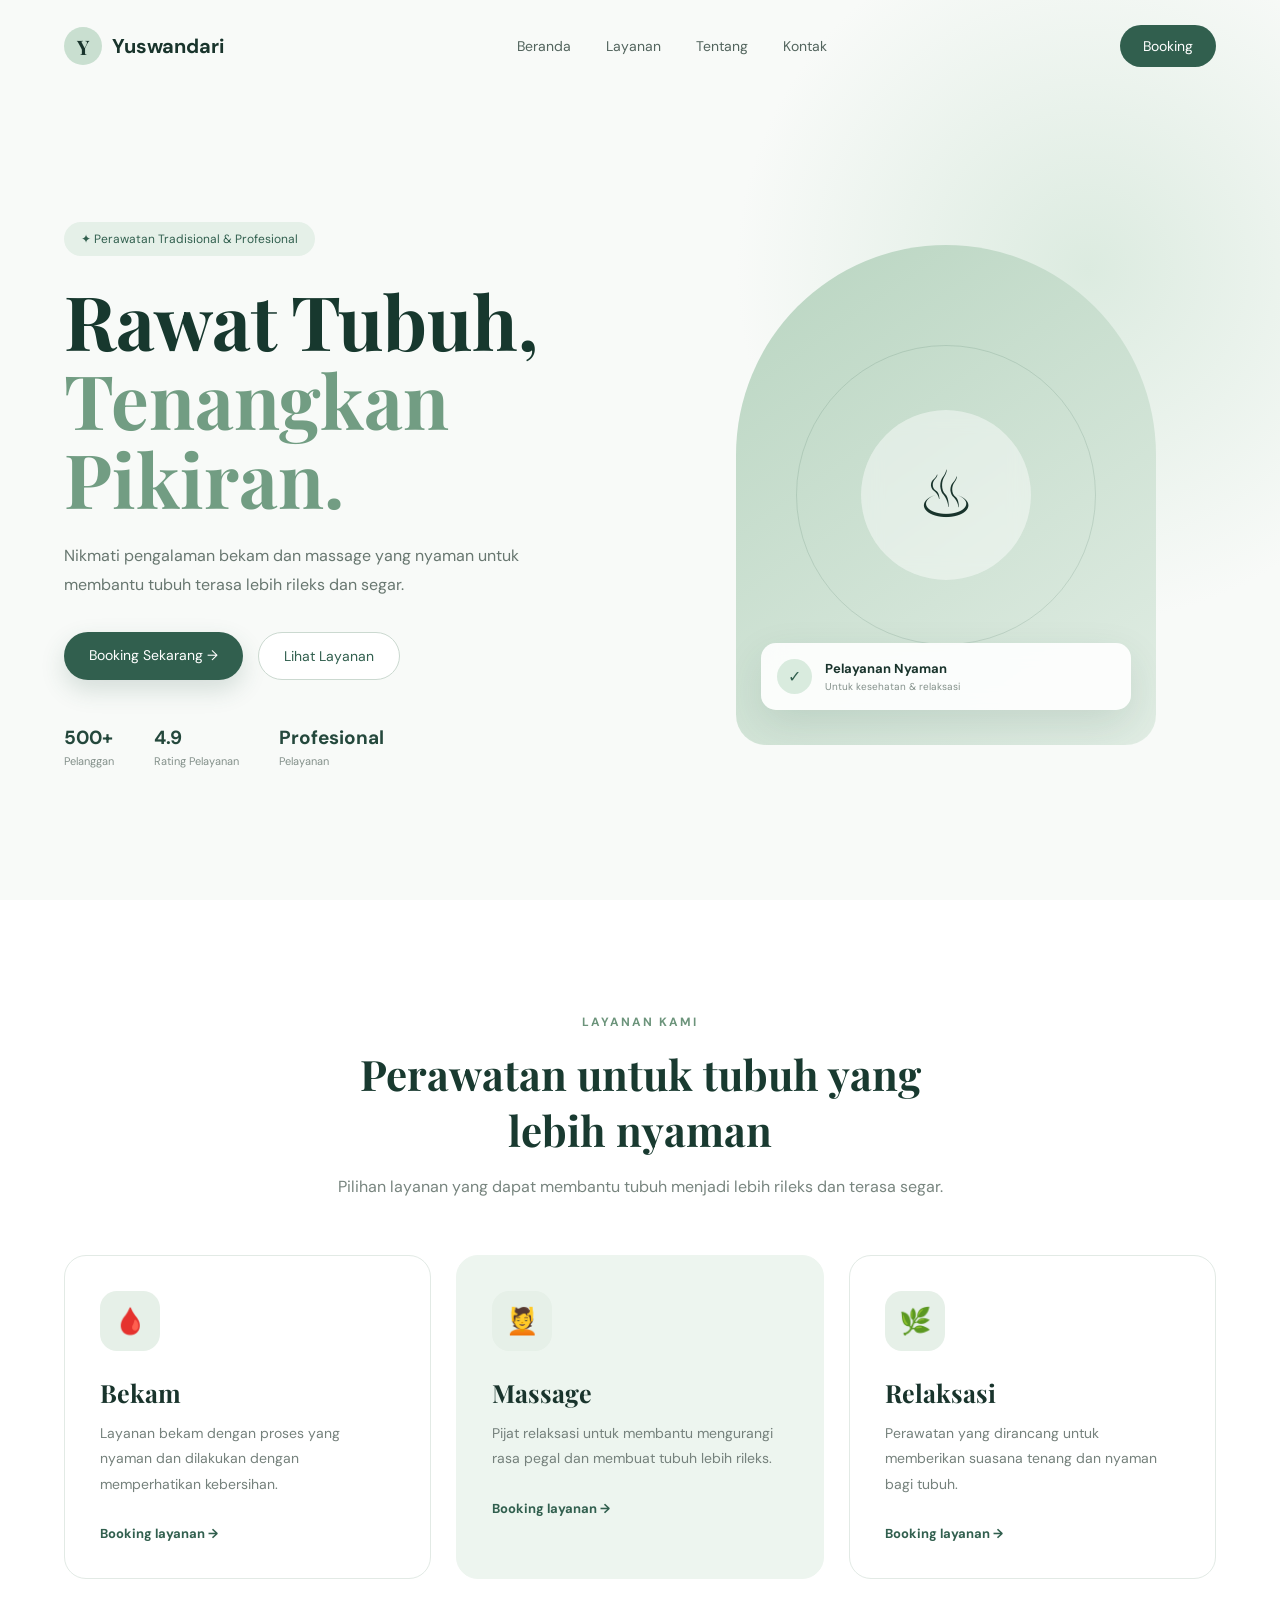
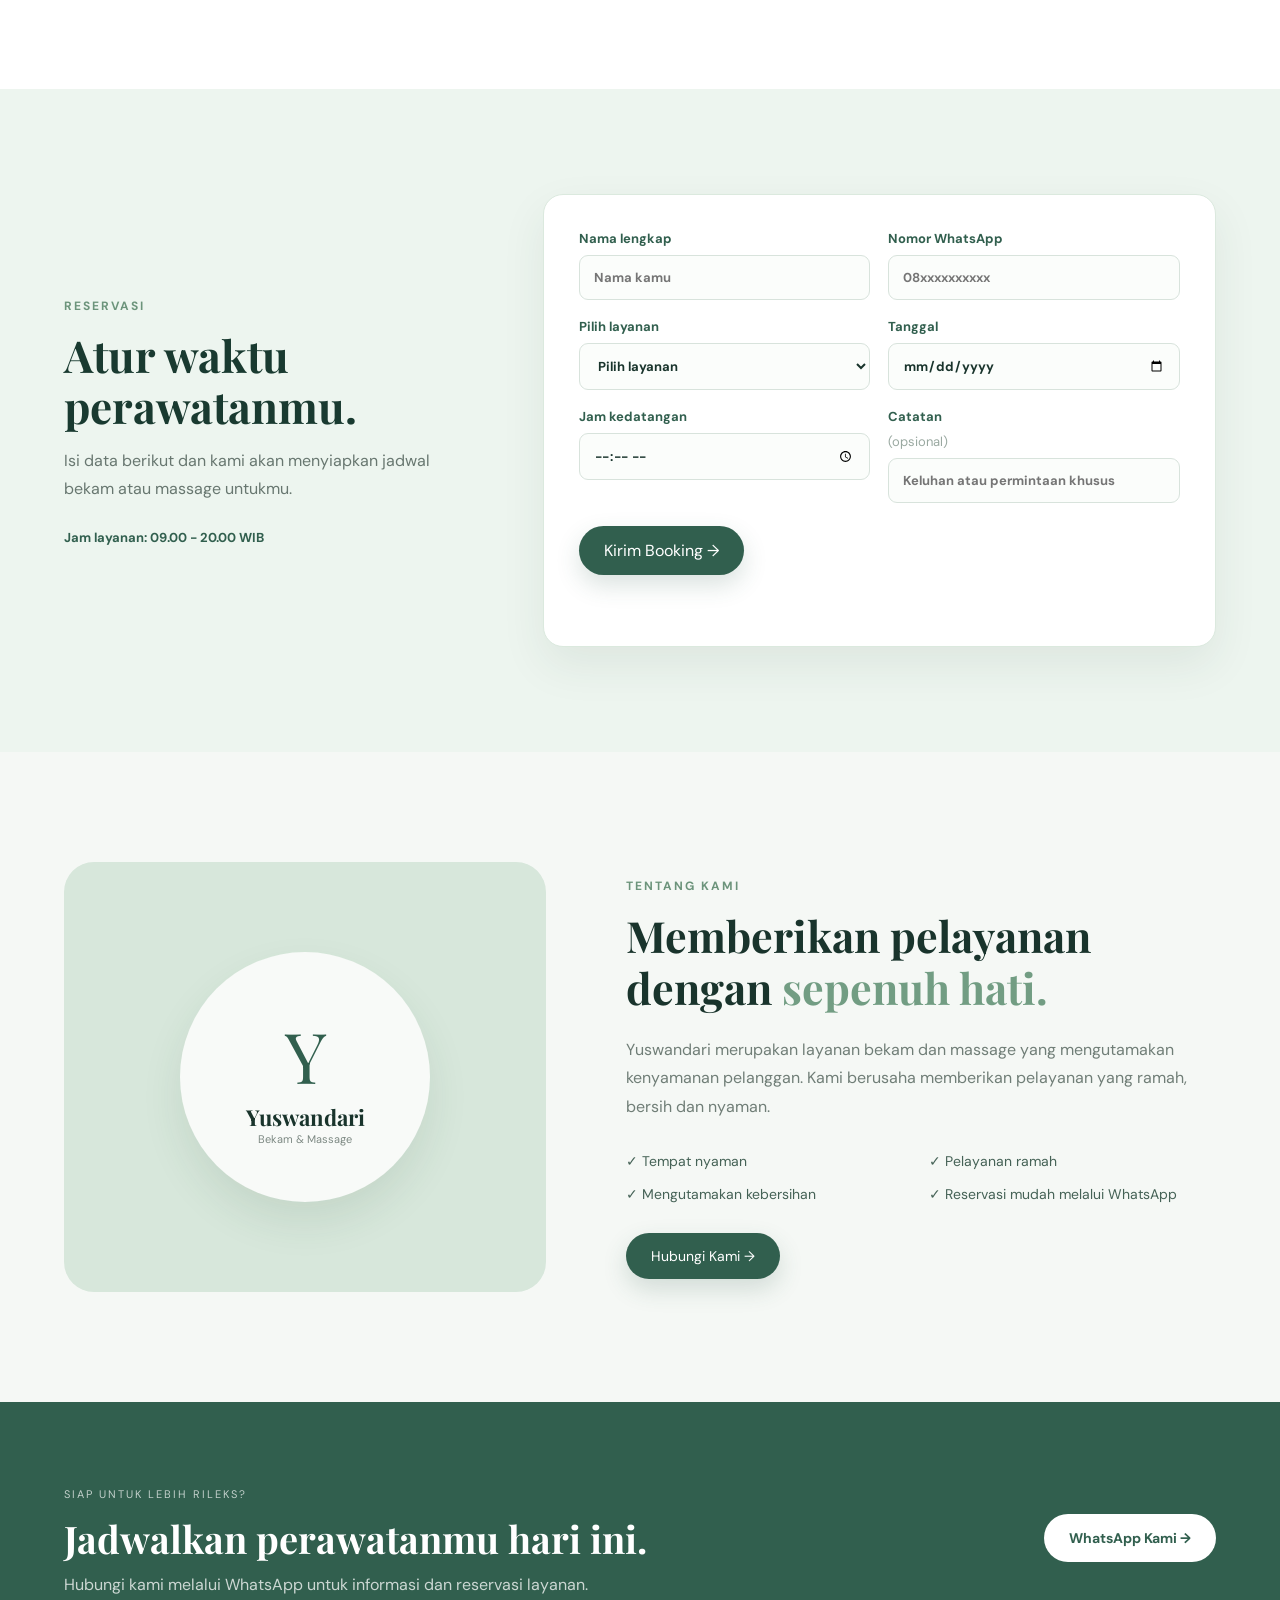
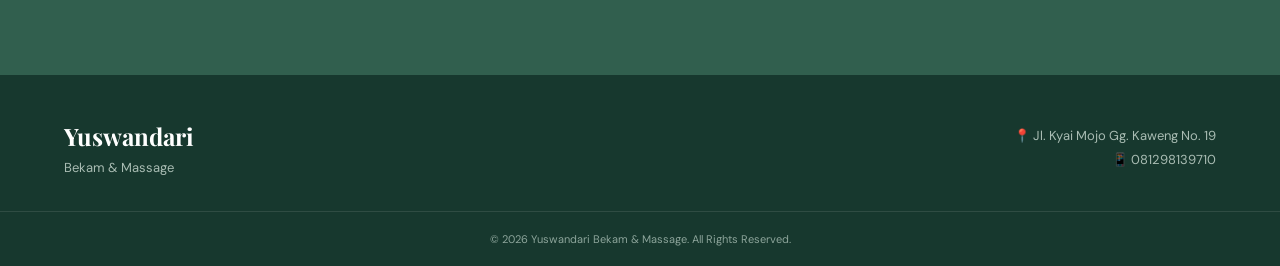
<file: index.html>
<!DOCTYPE html>
<html lang="id">
<head>
    <meta charset="UTF-8">
    <meta name="viewport" content="width=device-width, initial-scale=1.0">
    <title>Yuswandari | Bekam & Massage</title>

    <!-- Google Font -->
    <link rel="preconnect" href="https://fonts.googleapis.com">
    <link rel="preconnect" href="https://fonts.gstatic.com" crossorigin>
    <link href="https://fonts.googleapis.com/css2?family=DM+Sans:wght@400;500;600;700&family=Playfair+Display:wght@600;700&display=swap" rel="stylesheet">

    <link rel="stylesheet" href="style.css">
</head>

<body>

    <!-- NAVBAR -->
    <header class="navbar">
        <div class="container nav-content">
            <a href="#" class="logo">
                <span>Y</span>
                Yuswandari
            </a>

            <nav>
                <a href="#home">Beranda</a>
                <a href="#layanan">Layanan</a>
                <a href="#tentang">Tentang</a>
                <a href="#kontak">Kontak</a>
            </nav>

            <a href="#booking" class="nav-btn">
                Booking
            </a>
        </div>
    </header>


    <!-- HERO -->
    <section class="hero" id="home">
        <div class="container hero-content">

            <div class="hero-text">
                <div class="badge">
                    ✦ Perawatan Tradisional & Profesional
                </div>

                <h1>
                    Rawat Tubuh,<br>
                    <span>Tenangkan Pikiran.</span>
                </h1>

                <p>
                    Nikmati pengalaman bekam dan massage yang nyaman
                    untuk membantu tubuh terasa lebih rileks dan segar.
                </p>

                <div class="hero-buttons">
                    <a href="https://wa.me/6281298139710" class="primary-btn">
                        Booking Sekarang →
                    </a>

                    <a href="#layanan" class="secondary-btn">
                        Lihat Layanan
                    </a>
                </div>

                <div class="hero-info">
                    <div>
                        <strong>500+</strong>
                        <small>Pelanggan</small>
                    </div>

                    <div>
                        <strong>4.9</strong>
                        <small>Rating Pelayanan</small>
                    </div>

                    <div>
                        <strong>Profesional</strong>
                        <small>Pelayanan</small>
                    </div>
                </div>
            </div>


            <div class="hero-image">
                <div class="image-card">
                    <div class="circle-decoration"></div>

                    <div class="massage-icon">
                        ♨
                    </div>

                    <div class="floating-card">
                        <span>✓</span>
                        <div>
                            <strong>Pelayanan Nyaman</strong>
                            <small>Untuk kesehatan & relaksasi</small>
                        </div>
                    </div>
                </div>
            </div>

        </div>
    </section>


    <!-- SERVICES -->
    <section class="services" id="layanan">
        <div class="container">

            <div class="section-title">
                <span>LAYANAN KAMI</span>
                <h2>Perawatan untuk tubuh yang lebih nyaman</h2>
                <p>
                    Pilihan layanan yang dapat membantu tubuh menjadi
                    lebih rileks dan terasa segar.
                </p>
            </div>


            <div class="service-grid">

                <div class="service-card">
                    <div class="service-icon">🩸</div>
                    <h3>Bekam</h3>
                    <p>
                        Layanan bekam dengan proses yang nyaman
                        dan dilakukan dengan memperhatikan kebersihan.
                    </p>
                    <a href="#booking" data-service="1">
                        Booking layanan →
                    </a>
                </div>


                <div class="service-card featured">
                    <div class="service-icon">💆</div>
                    <h3>Massage</h3>
                    <p>
                        Pijat relaksasi untuk membantu mengurangi
                        rasa pegal dan membuat tubuh lebih rileks.
                    </p>
                    <a href="#booking" data-service="2">
                        Booking layanan →
                    </a>
                </div>


                <div class="service-card">
                    <div class="service-icon">🌿</div>
                    <h3>Relaksasi</h3>
                    <p>
                        Perawatan yang dirancang untuk memberikan
                        suasana tenang dan nyaman bagi tubuh.
                    </p>
                    <a href="#booking" data-service="3">
                        Booking layanan →
                    </a>
                </div>

            </div>

        </div>
    </section>


    <section class="booking" id="booking">
        <div class="container booking-content">
            <div class="booking-intro">
                <span class="section-label">RESERVASI</span>
                <h2>Atur waktu perawatanmu.</h2>
                <p>Isi data berikut dan kami akan menyiapkan jadwal bekam atau massage untukmu.</p>
                <div class="booking-note">Jam layanan: 09.00 - 20.00 WIB</div>
            </div>

            <form class="booking-form" id="booking-form">
                <div class="form-row">
                    <label>Nama lengkap
                        <input type="text" name="customer_name" placeholder="Nama kamu" maxlength="120" required>
                    </label>
                    <label>Nomor WhatsApp
                        <input type="tel" name="phone" placeholder="08xxxxxxxxxx" maxlength="30" required>
                    </label>
                </div>
                <div class="form-row">
                    <label>Pilih layanan
                        <select name="service_id" required>
                            <option value="">Pilih layanan</option>
                            <option value="1">Bekam</option>
                            <option value="2">Massage</option>
                            <option value="3">Relaksasi</option>
                        </select>
                    </label>
                    <label>Tanggal
                        <input type="date" name="booking_date" required>
                    </label>
                </div>
                <div class="form-row">
                    <label>Jam kedatangan
                        <input type="time" name="booking_time" min="09:00" max="20:00" required>
                    </label>
                    <label>Catatan <span>(opsional)</span>
                        <input type="text" name="notes" placeholder="Keluhan atau permintaan khusus">
                    </label>
                </div>
                <button type="submit" class="primary-btn">Kirim Booking →</button>
                <p class="booking-status" id="booking-status" role="status"></p>
            </form>
        </div>
    </section>


    <!-- ABOUT -->
    <section class="about" id="tentang">
        <div class="container about-content">

            <div class="about-visual">
                <div class="about-box">
                    <span>Y</span>
                    <h3>Yuswandari</h3>
                    <p>Bekam & Massage</p>
                </div>
            </div>

            <div class="about-text">
                <span class="section-label">TENTANG KAMI</span>

                <h2>
                    Memberikan pelayanan dengan
                    <span>sepenuh hati.</span>
                </h2>

                <p>
                    Yuswandari merupakan layanan bekam dan massage
                    yang mengutamakan kenyamanan pelanggan. Kami
                    berusaha memberikan pelayanan yang ramah,
                    bersih dan nyaman.
                </p>

                <div class="check-list">
                    <div>✓ Tempat nyaman</div>
                    <div>✓ Pelayanan ramah</div>
                    <div>✓ Mengutamakan kebersihan</div>
                    <div>✓ Reservasi mudah melalui WhatsApp</div>
                </div>

                <a href="https://wa.me/6281298139710" class="primary-btn">
                    Hubungi Kami →
                </a>
            </div>

        </div>
    </section>


    <!-- CTA -->
    <section class="cta" id="kontak">
        <div class="container cta-content">
            <div>
                <span>SIAP UNTUK LEBIH RILEKS?</span>
                <h2>Jadwalkan perawatanmu hari ini.</h2>
                <p>
                    Hubungi kami melalui WhatsApp untuk informasi
                    dan reservasi layanan.
                </p>
            </div>

            <a href="https://wa.me/6281298139710" class="cta-button">
                WhatsApp Kami →
            </a>
        </div>
    </section>


    <!-- FOOTER -->
    <footer>
        <div class="container footer-content">

            <div>
                <h3>Yuswandari</h3>
                <p>Bekam & Massage</p>
            </div>

            <div class="footer-contact">
                <p>📍 Jl. Kyai Mojo Gg. Kaweng No. 19</p>
                <p>📱 081298139710</p>
            </div>

        </div>

        <div class="copyright">
            © 2026 Yuswandari Bekam & Massage. All Rights Reserved.
        </div>
    </footer>

    <script>
        const bookingForm = document.querySelector('#booking-form');
        const bookingStatus = document.querySelector('#booking-status');
        const bookingDate = bookingForm.querySelector('[name="booking_date"]');
        bookingDate.min = new Date().toISOString().split('T')[0];

        document.querySelectorAll('[data-service]').forEach((link) => {
            link.addEventListener('click', () => {
                bookingForm.querySelector('[name="service_id"]').value = link.dataset.service;
            });
        });

        bookingForm.addEventListener('submit', async (event) => {
            event.preventDefault();
            bookingStatus.className = 'booking-status';
            bookingStatus.textContent = 'Menyimpan booking...';

            try {
                const response = await fetch('api/booking.php', {
                    method: 'POST',
                    headers: { 'Content-Type': 'application/json' },
                    body: JSON.stringify(Object.fromEntries(new FormData(bookingForm)))
                });
                const result = await response.json();
                bookingStatus.textContent = result.success
                    ? `${result.message} Kode: ${result.booking_code}`
                    : result.message;
                bookingStatus.classList.add(result.success ? 'success' : 'error');
                if (result.success) bookingForm.reset();
            } catch (error) {
                bookingStatus.textContent = 'Booking belum tersimpan. Jalankan halaman melalui server PHP.';
                bookingStatus.classList.add('error');
            }
        });
    </script>

</body>
</html>
</file>
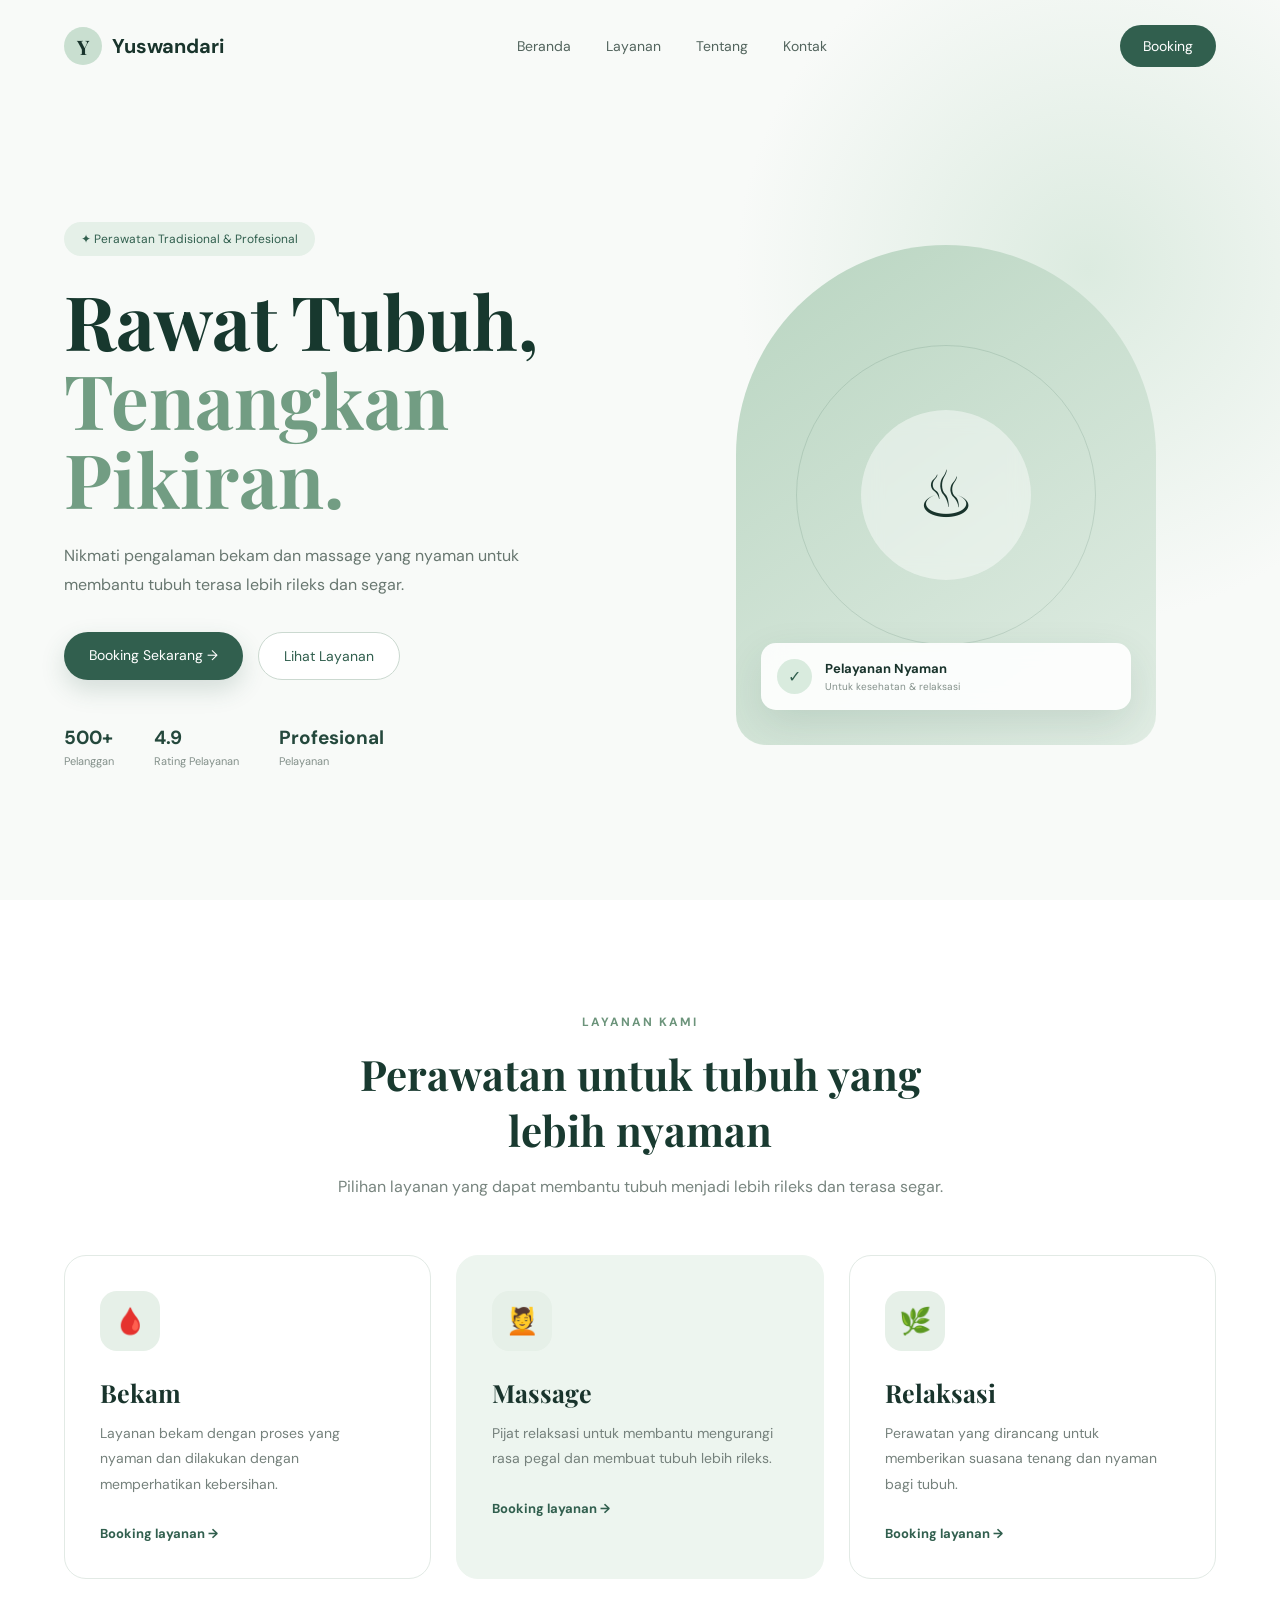
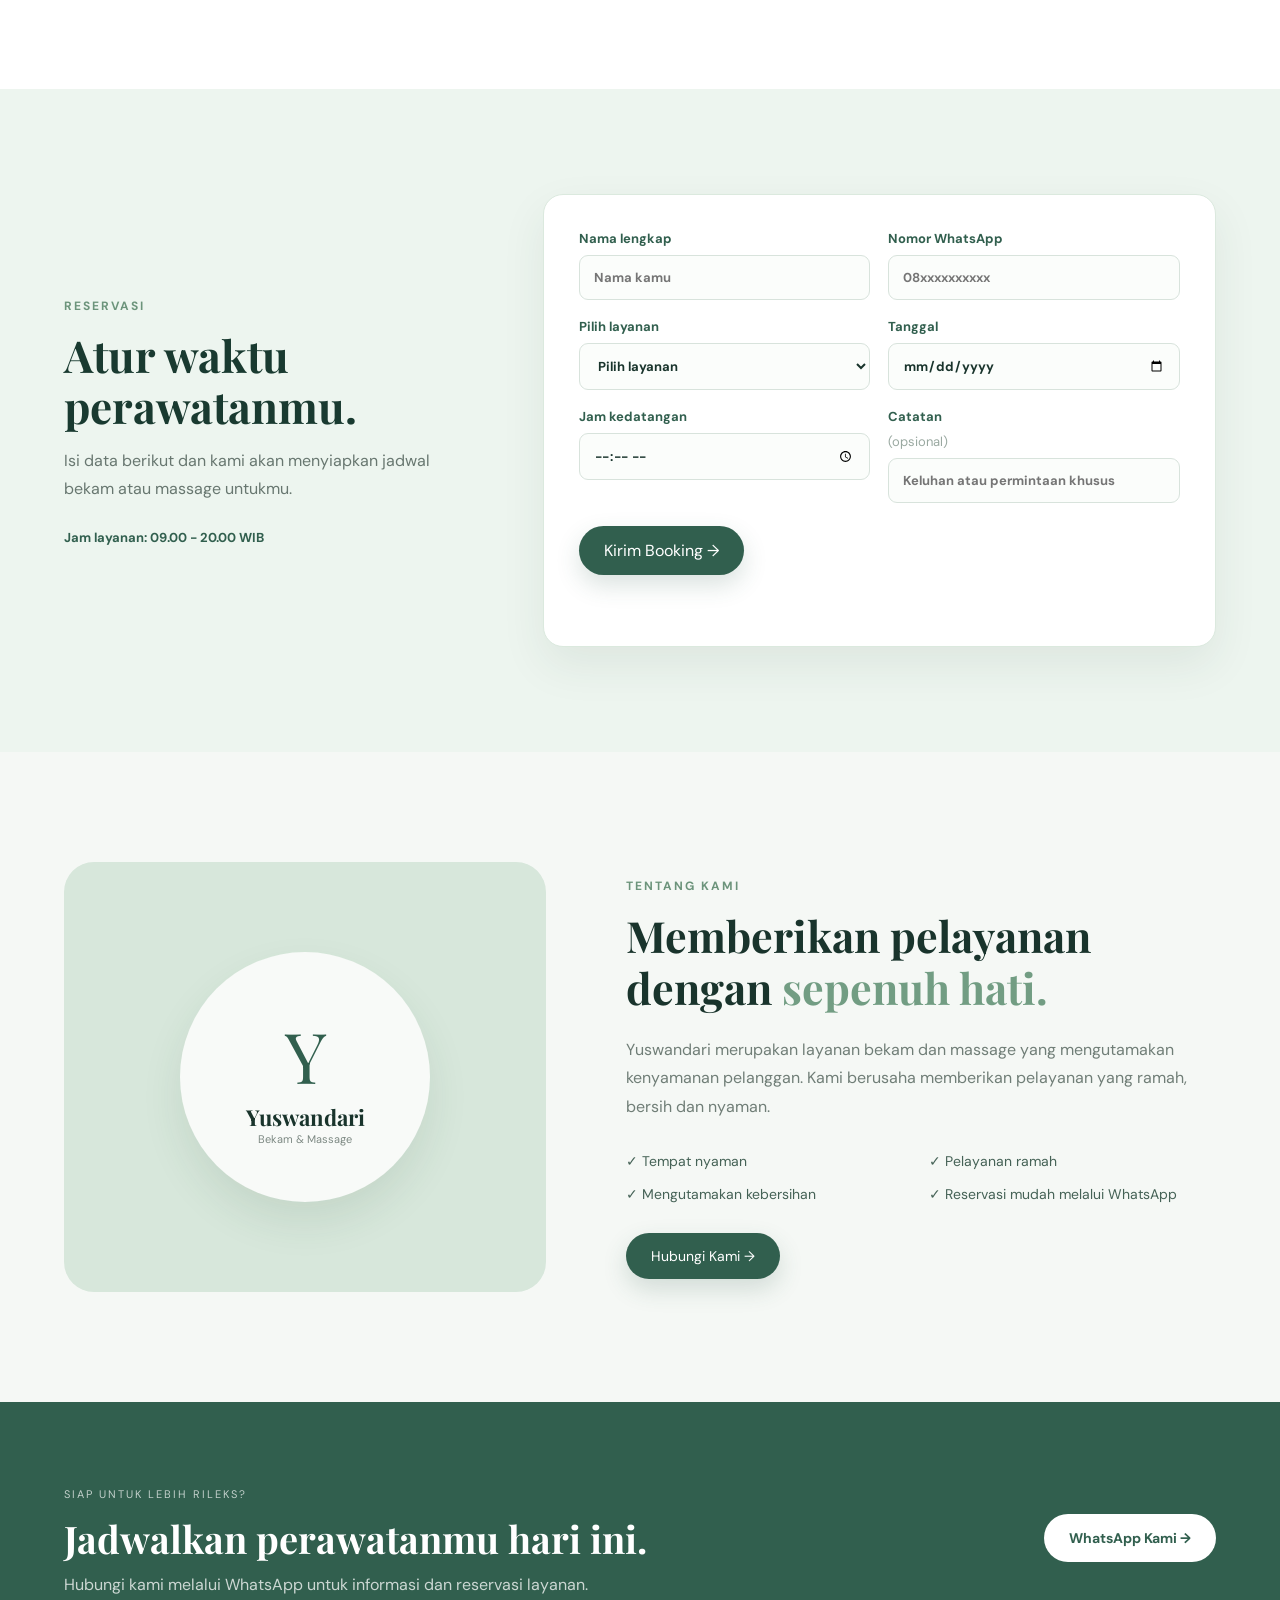
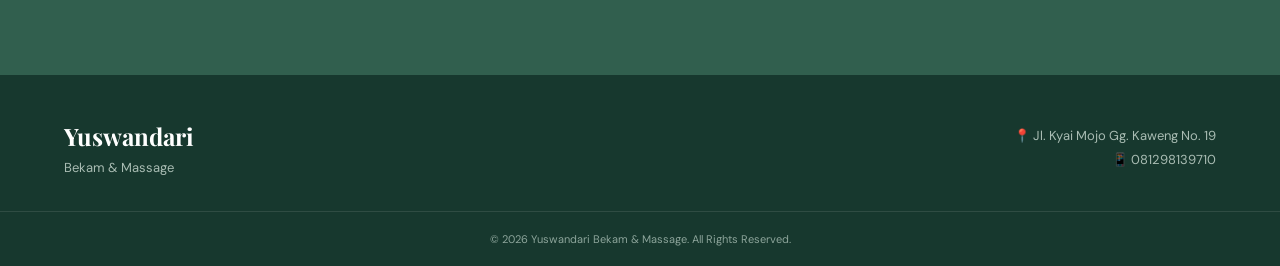
<file: bekam.html>
<!DOCTYPE html>
<html lang="id">
<head>
    <meta charset="UTF-8">
    <meta name="viewport" content="width=device-width, initial-scale=1.0">
    <title>Yuswandari | Bekam & Massage</title>

    <!-- Google Font -->
    <link rel="preconnect" href="https://fonts.googleapis.com">
    <link rel="preconnect" href="https://fonts.gstatic.com" crossorigin>
    <link href="https://fonts.googleapis.com/css2?family=DM+Sans:wght@400;500;600;700&family=Playfair+Display:wght@600;700&display=swap" rel="stylesheet">

    <link rel="stylesheet" href="style.css">
</head>

<body>

    <!-- NAVBAR -->
    <header class="navbar">
        <div class="container nav-content">
            <a href="#" class="logo">
                <span>Y</span>
                Yuswandari
            </a>

            <nav>
                <a href="#home">Beranda</a>
                <a href="#layanan">Layanan</a>
                <a href="#tentang">Tentang</a>
                <a href="#kontak">Kontak</a>
            </nav>

            <a href="#booking" class="nav-btn">
                Booking
            </a>
        </div>
    </header>


    <!-- HERO -->
    <section class="hero" id="home">
        <div class="container hero-content">

            <div class="hero-text">
                <div class="badge">
                    ✦ Perawatan Tradisional & Profesional
                </div>

                <h1>
                    Rawat Tubuh,<br>
                    <span>Tenangkan Pikiran.</span>
                </h1>

                <p>
                    Nikmati pengalaman bekam dan massage yang nyaman
                    untuk membantu tubuh terasa lebih rileks dan segar.
                </p>

                <div class="hero-buttons">
                    <a href="https://wa.me/6281298139710" class="primary-btn">
                        Booking Sekarang →
                    </a>

                    <a href="#layanan" class="secondary-btn">
                        Lihat Layanan
                    </a>
                </div>

                <div class="hero-info">
                    <div>
                        <strong>500+</strong>
                        <small>Pelanggan</small>
                    </div>

                    <div>
                        <strong>4.9</strong>
                        <small>Rating Pelayanan</small>
                    </div>

                    <div>
                        <strong>Profesional</strong>
                        <small>Pelayanan</small>
                    </div>
                </div>
            </div>


            <div class="hero-image">
                <div class="image-card">
                    <div class="circle-decoration"></div>

                    <div class="massage-icon">
                        ♨
                    </div>

                    <div class="floating-card">
                        <span>✓</span>
                        <div>
                            <strong>Pelayanan Nyaman</strong>
                            <small>Untuk kesehatan & relaksasi</small>
                        </div>
                    </div>
                </div>
            </div>

        </div>
    </section>


    <!-- SERVICES -->
    <section class="services" id="layanan">
        <div class="container">

            <div class="section-title">
                <span>LAYANAN KAMI</span>
                <h2>Perawatan untuk tubuh yang lebih nyaman</h2>
                <p>
                    Pilihan layanan yang dapat membantu tubuh menjadi
                    lebih rileks dan terasa segar.
                </p>
            </div>


            <div class="service-grid">

                <div class="service-card">
                    <div class="service-icon">🩸</div>
                    <h3>Bekam</h3>
                    <p>
                        Layanan bekam dengan proses yang nyaman
                        dan dilakukan dengan memperhatikan kebersihan.
                    </p>
                    <a href="#booking" data-service="1">
                        Booking layanan →
                    </a>
                </div>


                <div class="service-card featured">
                    <div class="service-icon">💆</div>
                    <h3>Massage</h3>
                    <p>
                        Pijat relaksasi untuk membantu mengurangi
                        rasa pegal dan membuat tubuh lebih rileks.
                    </p>
                    <a href="#booking" data-service="2">
                        Booking layanan →
                    </a>
                </div>


                <div class="service-card">
                    <div class="service-icon">🌿</div>
                    <h3>Relaksasi</h3>
                    <p>
                        Perawatan yang dirancang untuk memberikan
                        suasana tenang dan nyaman bagi tubuh.
                    </p>
                    <a href="#booking" data-service="3">
                        Booking layanan →
                    </a>
                </div>

            </div>

        </div>
    </section>


    <section class="booking" id="booking">
        <div class="container booking-content">
            <div class="booking-intro">
                <span class="section-label">RESERVASI</span>
                <h2>Atur waktu perawatanmu.</h2>
                <p>Isi data berikut dan kami akan menyiapkan jadwal bekam atau massage untukmu.</p>
                <div class="booking-note">Jam layanan: 09.00 - 20.00 WIB</div>
            </div>

            <form class="booking-form" id="booking-form">
                <div class="form-row">
                    <label>Nama lengkap
                        <input type="text" name="customer_name" placeholder="Nama kamu" maxlength="120" required>
                    </label>
                    <label>Nomor WhatsApp
                        <input type="tel" name="phone" placeholder="08xxxxxxxxxx" maxlength="30" required>
                    </label>
                </div>
                <div class="form-row">
                    <label>Pilih layanan
                        <select name="service_id" required>
                            <option value="">Pilih layanan</option>
                            <option value="1">Bekam</option>
                            <option value="2">Massage</option>
                            <option value="3">Relaksasi</option>
                        </select>
                    </label>
                    <label>Tanggal
                        <input type="date" name="booking_date" required>
                    </label>
                </div>
                <div class="form-row">
                    <label>Jam kedatangan
                        <input type="time" name="booking_time" min="09:00" max="20:00" required>
                    </label>
                    <label>Catatan <span>(opsional)</span>
                        <input type="text" name="notes" placeholder="Keluhan atau permintaan khusus">
                    </label>
                </div>
                <button type="submit" class="primary-btn">Kirim Booking →</button>
                <p class="booking-status" id="booking-status" role="status"></p>
            </form>
        </div>
    </section>


    <!-- ABOUT -->
    <section class="about" id="tentang">
        <div class="container about-content">

            <div class="about-visual">
                <div class="about-box">
                    <span>Y</span>
                    <h3>Yuswandari</h3>
                    <p>Bekam & Massage</p>
                </div>
            </div>

            <div class="about-text">
                <span class="section-label">TENTANG KAMI</span>

                <h2>
                    Memberikan pelayanan dengan
                    <span>sepenuh hati.</span>
                </h2>

                <p>
                    Yuswandari merupakan layanan bekam dan massage
                    yang mengutamakan kenyamanan pelanggan. Kami
                    berusaha memberikan pelayanan yang ramah,
                    bersih dan nyaman.
                </p>

                <div class="check-list">
                    <div>✓ Tempat nyaman</div>
                    <div>✓ Pelayanan ramah</div>
                    <div>✓ Mengutamakan kebersihan</div>
                    <div>✓ Reservasi mudah melalui WhatsApp</div>
                </div>

                <a href="https://wa.me/6281298139710" class="primary-btn">
                    Hubungi Kami →
                </a>
            </div>

        </div>
    </section>


    <!-- CTA -->
    <section class="cta" id="kontak">
        <div class="container cta-content">
            <div>
                <span>SIAP UNTUK LEBIH RILEKS?</span>
                <h2>Jadwalkan perawatanmu hari ini.</h2>
                <p>
                    Hubungi kami melalui WhatsApp untuk informasi
                    dan reservasi layanan.
                </p>
            </div>

            <a href="https://wa.me/6281298139710" class="cta-button">
                WhatsApp Kami →
            </a>
        </div>
    </section>


    <!-- FOOTER -->
    <footer>
        <div class="container footer-content">

            <div>
                <h3>Yuswandari</h3>
                <p>Bekam & Massage</p>
            </div>

            <div class="footer-contact">
                <p>📍 Jl. Kyai Mojo Gg. Kaweng No. 19</p>
                <p>📱 081298139710</p>
            </div>

        </div>

        <div class="copyright">
            © 2026 Yuswandari Bekam & Massage. All Rights Reserved.
        </div>
    </footer>

    <script>
        const bookingForm = document.querySelector('#booking-form');
        const bookingStatus = document.querySelector('#booking-status');
        const bookingDate = bookingForm.querySelector('[name="booking_date"]');
        bookingDate.min = new Date().toISOString().split('T')[0];

        document.querySelectorAll('[data-service]').forEach((link) => {
            link.addEventListener('click', () => {
                bookingForm.querySelector('[name="service_id"]').value = link.dataset.service;
            });
        });

        bookingForm.addEventListener('submit', async (event) => {
            event.preventDefault();
            bookingStatus.className = 'booking-status';
            bookingStatus.textContent = 'Menyimpan booking...';

            try {
                const response = await fetch('api/booking.php', {
                    method: 'POST',
                    headers: { 'Content-Type': 'application/json' },
                    body: JSON.stringify(Object.fromEntries(new FormData(bookingForm)))
                });
                const result = await response.json().catch(() => ({
                    success: false,
                    message: 'Server mengembalikan respons yang tidak valid.'
                }));
                bookingStatus.textContent = result.success
                    ? `${result.message} Kode: ${result.booking_code}`
                    : result.message;
                bookingStatus.classList.add(result.success ? 'success' : 'error');
                if (result.success) bookingForm.reset();
            } catch (error) {
                bookingStatus.textContent = 'Booking belum tersimpan. Jalankan halaman melalui server PHP.';
                bookingStatus.classList.add('error');
            }
        });
    </script>

</body>
</html>
</file>
<file: style.css>
* {
    margin: 0;
    padding: 0;
    box-sizing: border-box;
}

html {
    scroll-behavior: smooth;
}

body {
    font-family: "DM Sans", sans-serif;
    background: #f8faf8;
    color: #19342c;
}

.container {
    width: 90%;
    max-width: 1180px;
    margin: auto;
}


/* =========================
   NAVBAR
========================= */

.navbar {
    width: 100%;
    position: absolute;
    top: 0;
    left: 0;
    z-index: 10;
    padding: 25px 0;
}

.nav-content {
    display: flex;
    align-items: center;
    justify-content: space-between;
}

.logo {
    display: flex;
    align-items: center;
    gap: 10px;
    text-decoration: none;
    color: #19342c;
    font-size: 20px;
    font-weight: 700;
}

.logo span {
    width: 38px;
    height: 38px;
    display: flex;
    align-items: center;
    justify-content: center;
    background: #c9dfd0;
    color: #19342c;
    border-radius: 50%;
    font-family: "Playfair Display", serif;
    font-size: 20px;
}

nav {
    display: flex;
    gap: 35px;
}

nav a {
    color: #52645d;
    text-decoration: none;
    font-size: 14px;
    transition: .3s;
}

nav a:hover {
    color: #315f4e;
}

.nav-btn {
    text-decoration: none;
    color: white;
    background: #315f4e;
    padding: 12px 23px;
    border-radius: 30px;
    font-size: 14px;
    transition: .3s;
}

.nav-btn:hover {
    transform: translateY(-2px);
}


/* =========================
   HERO
========================= */

.hero {
    min-height: 100vh;
    display: flex;
    align-items: center;
    background:
        radial-gradient(circle at 85% 30%, #dcebe0 0, transparent 28%),
        #f8faf8;
    padding-top: 90px;
}

.hero-content {
    display: grid;
    grid-template-columns: 1fr 1fr;
    align-items: center;
    gap: 70px;
}

.badge {
    display: inline-block;
    background: #e5f0e8;
    color: #315f4e;
    padding: 9px 17px;
    border-radius: 30px;
    font-size: 12px;
    margin-bottom: 25px;
}

.hero h1 {
    font-family: "Playfair Display", serif;
    font-size: clamp(48px, 6vw, 75px);
    line-height: 1.05;
    color: #17382e;
    margin-bottom: 25px;
}

.hero h1 span {
    color: #729d83;
}

.hero-text > p {
    max-width: 520px;
    color: #687770;
    line-height: 1.8;
    font-size: 16px;
}

.hero-buttons {
    display: flex;
    gap: 15px;
    margin-top: 32px;
}

.primary-btn,
.secondary-btn {
    display: inline-block;
    text-decoration: none;
    padding: 14px 25px;
    border-radius: 30px;
    font-size: 14px;
    transition: .3s;
}

.primary-btn {
    color: white;
    background: #315f4e;
    box-shadow: 0 10px 25px rgba(49, 95, 78, .18);
}

.primary-btn:hover {
    transform: translateY(-3px);
}

.secondary-btn {
    color: #315f4e;
    border: 1px solid #cbd9d0;
    background: white;
}

.secondary-btn:hover {
    background: #edf5ef;
}

.hero-info {
    display: flex;
    gap: 40px;
    margin-top: 45px;
}

.hero-info div {
    display: flex;
    flex-direction: column;
    gap: 4px;
}

.hero-info strong {
    font-size: 19px;
    color: #24483c;
}

.hero-info small {
    color: #83908a;
    font-size: 11px;
}


/* =========================
   HERO IMAGE
========================= */

.hero-image {
    display: flex;
    justify-content: center;
}

.image-card {
    width: 420px;
    height: 500px;
    border-radius: 210px 210px 30px 30px;
    background: linear-gradient(145deg, #b9d5c1, #e1ede4);
    position: relative;
    overflow: hidden;
    display: flex;
    align-items: center;
    justify-content: center;
}

.circle-decoration {
    width: 300px;
    height: 300px;
    border-radius: 50%;
    border: 1px solid rgba(49, 95, 78, .15);
    position: absolute;
}

.massage-icon {
    width: 170px;
    height: 170px;
    background: rgba(255,255,255,.45);
    backdrop-filter: blur(10px);
    border-radius: 50%;
    display: flex;
    justify-content: center;
    align-items: center;
    font-size: 65px;
}

.floating-card {
    position: absolute;
    bottom: 35px;
    left: 25px;
    right: 25px;
    padding: 16px;
    background: rgba(255,255,255,.9);
    backdrop-filter: blur(10px);
    border-radius: 15px;
    display: flex;
    gap: 13px;
    align-items: center;
    box-shadow: 0 15px 40px rgba(35, 75, 55, .12);
}

.floating-card > span {
    width: 35px;
    height: 35px;
    background: #d9ebde;
    color: #315f4e;
    border-radius: 50%;
    display: flex;
    align-items: center;
    justify-content: center;
}

.floating-card div {
    display: flex;
    flex-direction: column;
    gap: 3px;
}

.floating-card strong {
    font-size: 13px;
}

.floating-card small {
    font-size: 10px;
    color: #83908a;
}


/* =========================
   SERVICES
========================= */

.services {
    padding: 110px 0;
    background: white;
}

.section-title {
    max-width: 650px;
    text-align: center;
    margin: auto;
}

.section-title span,
.section-label {
    color: #6c947b;
    font-size: 12px;
    font-weight: 700;
    letter-spacing: 2px;
}

.section-title h2 {
    font-family: "Playfair Display", serif;
    font-size: 42px;
    margin: 15px 0;
    color: #193a30;
}

.section-title p {
    color: #78857f;
    line-height: 1.7;
}

.service-grid {
    display: grid;
    grid-template-columns: repeat(3, 1fr);
    gap: 25px;
    margin-top: 55px;
}

.service-card {
    padding: 35px;
    border: 1px solid #e2eae5;
    border-radius: 22px;
    transition: .3s;
    background: #fff;
}

.service-card:hover {
    transform: translateY(-8px);
    box-shadow: 0 20px 40px rgba(32, 70, 52, .08);
}

.service-card.featured {
    background: #edf5ef;
    border-color: #edf5ef;
}

.service-icon {
    width: 60px;
    height: 60px;
    background: #e6f0e8;
    border-radius: 17px;
    display: flex;
    align-items: center;
    justify-content: center;
    font-size: 26px;
    margin-bottom: 25px;
}

.service-card h3 {
    font-family: "Playfair Display", serif;
    font-size: 25px;
    margin-bottom: 12px;
}

.service-card p {
    color: #75817c;
    font-size: 14px;
    line-height: 1.8;
    margin-bottom: 25px;
}

.service-card a {
    text-decoration: none;
    color: #315f4e;
    font-size: 13px;
    font-weight: 700;
}


/* =========================
   BOOKING
========================= */

.booking {
    padding: 105px 0;
    background: #edf5ef;
}

.booking-content {
    display: grid;
    grid-template-columns: .75fr 1.25fr;
    gap: 75px;
    align-items: center;
}

.booking-intro h2 {
    font-family: "Playfair Display", serif;
    font-size: 44px;
    line-height: 1.15;
    margin: 15px 0;
    color: #193a30;
}

.booking-intro p {
    color: #687770;
    line-height: 1.8;
}

.booking-note {
    margin-top: 25px;
    color: #315f4e;
    font-size: 13px;
    font-weight: 700;
}

.booking-form {
    padding: 35px;
    background: white;
    border: 1px solid #dbe9de;
    border-radius: 20px;
    box-shadow: 0 18px 45px rgba(32, 70, 52, .08);
}

.form-row {
    display: grid;
    grid-template-columns: 1fr 1fr;
    gap: 18px;
    margin-bottom: 18px;
}

.booking-form label {
    display: flex;
    flex-direction: column;
    gap: 8px;
    color: #315f4e;
    font-size: 13px;
    font-weight: 700;
}

.booking-form label span {
    color: #9aa9a1;
    font-weight: 400;
}

.booking-form input,
.booking-form select {
    width: 100%;
    padding: 13px 14px;
    border: 1px solid #d8e3dc;
    border-radius: 9px;
    background: #fbfdfb;
    color: #19342c;
    font: inherit;
    font-size: 13px;
}

.booking-form input:focus,
.booking-form select:focus {
    outline: 2px solid #a8cbb1;
    border-color: #729d83;
}

.booking-form .primary-btn {
    border: 0;
    cursor: pointer;
    font: inherit;
    margin-top: 5px;
}

.booking-status {
    min-height: 20px;
    margin-top: 16px;
    color: #687770;
    font-size: 13px;
}

.booking-status.success { color: #28704e; }
.booking-status.error { color: #b44e45; }


/* =========================
   ABOUT
========================= */

.about {
    padding: 110px 0;
    background: #f5f8f5;
}

.about-content {
    display: grid;
    grid-template-columns: .9fr 1.1fr;
    gap: 80px;
    align-items: center;
}

.about-visual {
    min-height: 430px;
    border-radius: 30px;
    background: #d7e7db;
    display: flex;
    justify-content: center;
    align-items: center;
}

.about-box {
    width: 250px;
    height: 250px;
    border-radius: 50%;
    background: #f8faf8;
    display: flex;
    flex-direction: column;
    justify-content: center;
    align-items: center;
    box-shadow: 0 20px 40px rgba(40, 75, 53, .1);
}

.about-box span {
    font-family: "Playfair Display", serif;
    font-size: 70px;
    color: #315f4e;
}

.about-box h3 {
    font-family: "Playfair Display", serif;
    font-size: 22px;
}

.about-box p {
    font-size: 11px;
    color: #7d8983;
}

.about-text h2 {
    font-family: "Playfair Display", serif;
    font-size: 43px;
    line-height: 1.2;
    margin: 15px 0 22px;
}

.about-text h2 span {
    color: #729d83;
}

.about-text > p {
    color: #707e77;
    line-height: 1.8;
    max-width: 600px;
}

.check-list {
    display: grid;
    grid-template-columns: 1fr 1fr;
    gap: 15px;
    margin: 30px 0;
    color: #456256;
    font-size: 14px;
}


/* =========================
   CTA
========================= */

.cta {
    padding: 80px 0;
    background: #315f4e;
    color: white;
}

.cta-content {
    display: flex;
    align-items: center;
    justify-content: space-between;
    gap: 30px;
}

.cta span {
    font-size: 11px;
    letter-spacing: 2px;
    opacity: .7;
}

.cta h2 {
    font-family: "Playfair Display", serif;
    font-size: 38px;
    margin: 10px 0;
}

.cta p {
    opacity: .75;
}

.cta-button {
    white-space: nowrap;
    background: white;
    color: #315f4e;
    padding: 15px 25px;
    border-radius: 30px;
    text-decoration: none;
    font-size: 14px;
    font-weight: 700;
}


/* =========================
   FOOTER
========================= */

footer {
    background: #17382e;
    color: white;
    padding: 45px 0 20px;
}

.footer-content {
    display: flex;
    justify-content: space-between;
    gap: 30px;
}

.footer-content h3 {
    font-family: "Playfair Display", serif;
    font-size: 24px;
}

.footer-content p {
    color: #a9bcb3;
    font-size: 13px;
    margin-top: 7px;
}

.footer-contact {
    text-align: right;
}

.copyright {
    text-align: center;
    border-top: 1px solid rgba(255,255,255,.1);
    margin-top: 35px;
    padding-top: 20px;
    color: #8da59b;
    font-size: 11px;
}


/* =========================
   RESPONSIVE
========================= */

@media (max-width: 850px) {

    nav {
        display: none;
    }

    .hero {
        padding: 130px 0 70px;
    }

    .hero-content {
        grid-template-columns: 1fr;
        text-align: center;
    }

    .hero-text > p {
        margin: auto;
    }

    .hero-buttons {
        justify-content: center;
    }

    .hero-info {
        justify-content: center;
    }

    .hero-image {
        margin-top: 20px;
    }

    .service-grid {
        grid-template-columns: 1fr;
    }

    .about-content {
        grid-template-columns: 1fr;
    }

    .booking-content {
        grid-template-columns: 1fr;
        gap: 35px;
    }

    .cta-content {
        flex-direction: column;
        text-align: center;
    }

    .footer-content {
        flex-direction: column;
    }

    .footer-contact {
        text-align: left;
    }
}


@media (max-width: 500px) {

    .nav-btn {
        padding: 10px 17px;
    }

    .hero h1 {
        font-size: 45px;
    }

    .hero-info {
        gap: 20px;
    }

    .image-card {
        width: 300px;
        height: 390px;
    }

    .section-title h2,
    .about-text h2 {
        font-size: 32px;
    }

    .check-list {
        grid-template-columns: 1fr;
    }

    .form-row {
        grid-template-columns: 1fr;
    }

    .hero-buttons {
        flex-direction: column;
    }

    .primary-btn,
    .secondary-btn {
        text-align: center;
    }
}
</file>
